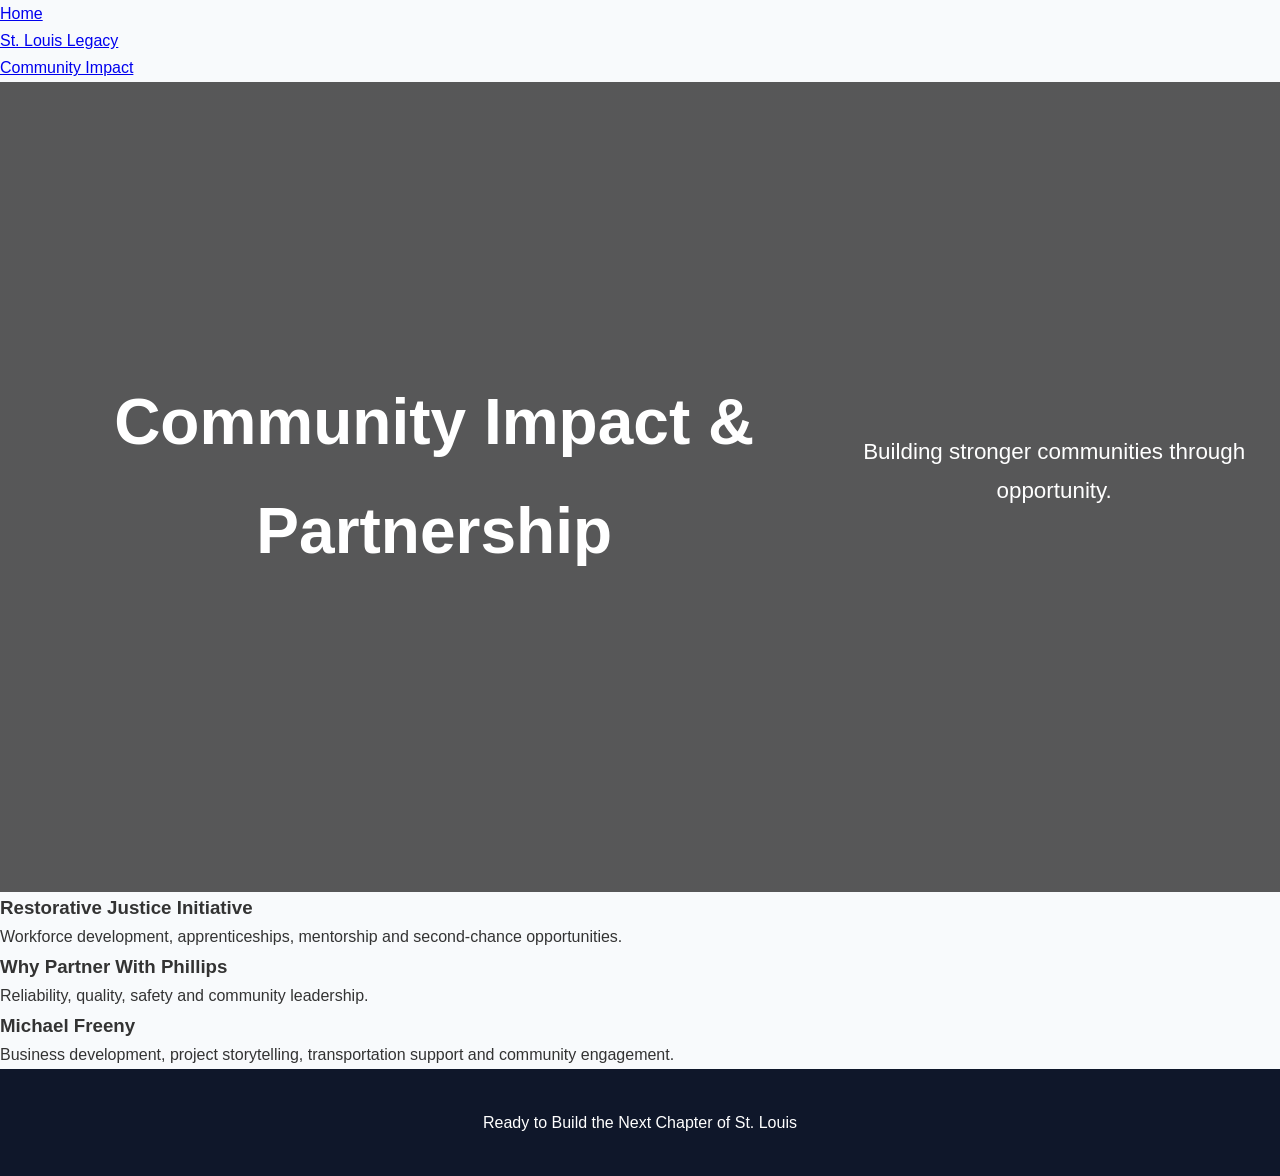
<file: community.html>
<!DOCTYPE html>
<html lang="en">
<head>
<meta charset="UTF-8">
<meta name="viewport" content="width=device-width, initial-scale=1.0">
<title>Community Impact | Phillips Concrete Services</title>
<link rel="stylesheet" href="style.css">
</head>

<body>

<nav>
<ul>
<li><a href="index.html">Home</a></li>
<li><a href="legacy.html">St. Louis Legacy</a></li>
<li><a href="community.html">Community Impact</a></li>
</ul>
</nav>

<header class="hero">
<h1>Community Impact & Partnership</h1>
<p>Building stronger communities through opportunity.</p>
</header>

<section class="container">

<div class="grid">

<div class="card">
<h3>Restorative Justice Initiative</h3>
<p>Workforce development, apprenticeships, mentorship and second-chance opportunities.</p>
</div>

<div class="card">
<h3>Why Partner With Phillips</h3>
<p>Reliability, quality, safety and community leadership.</p>
</div>

<div class="card">
<h3>Michael Freeny</h3>
<p>Business development, project storytelling, transportation support and community engagement.</p>
</div>

</div>

</section>

<footer>
<p>Ready to Build the Next Chapter of St. Louis</p>
</footer>

</body>
</html>
</file>
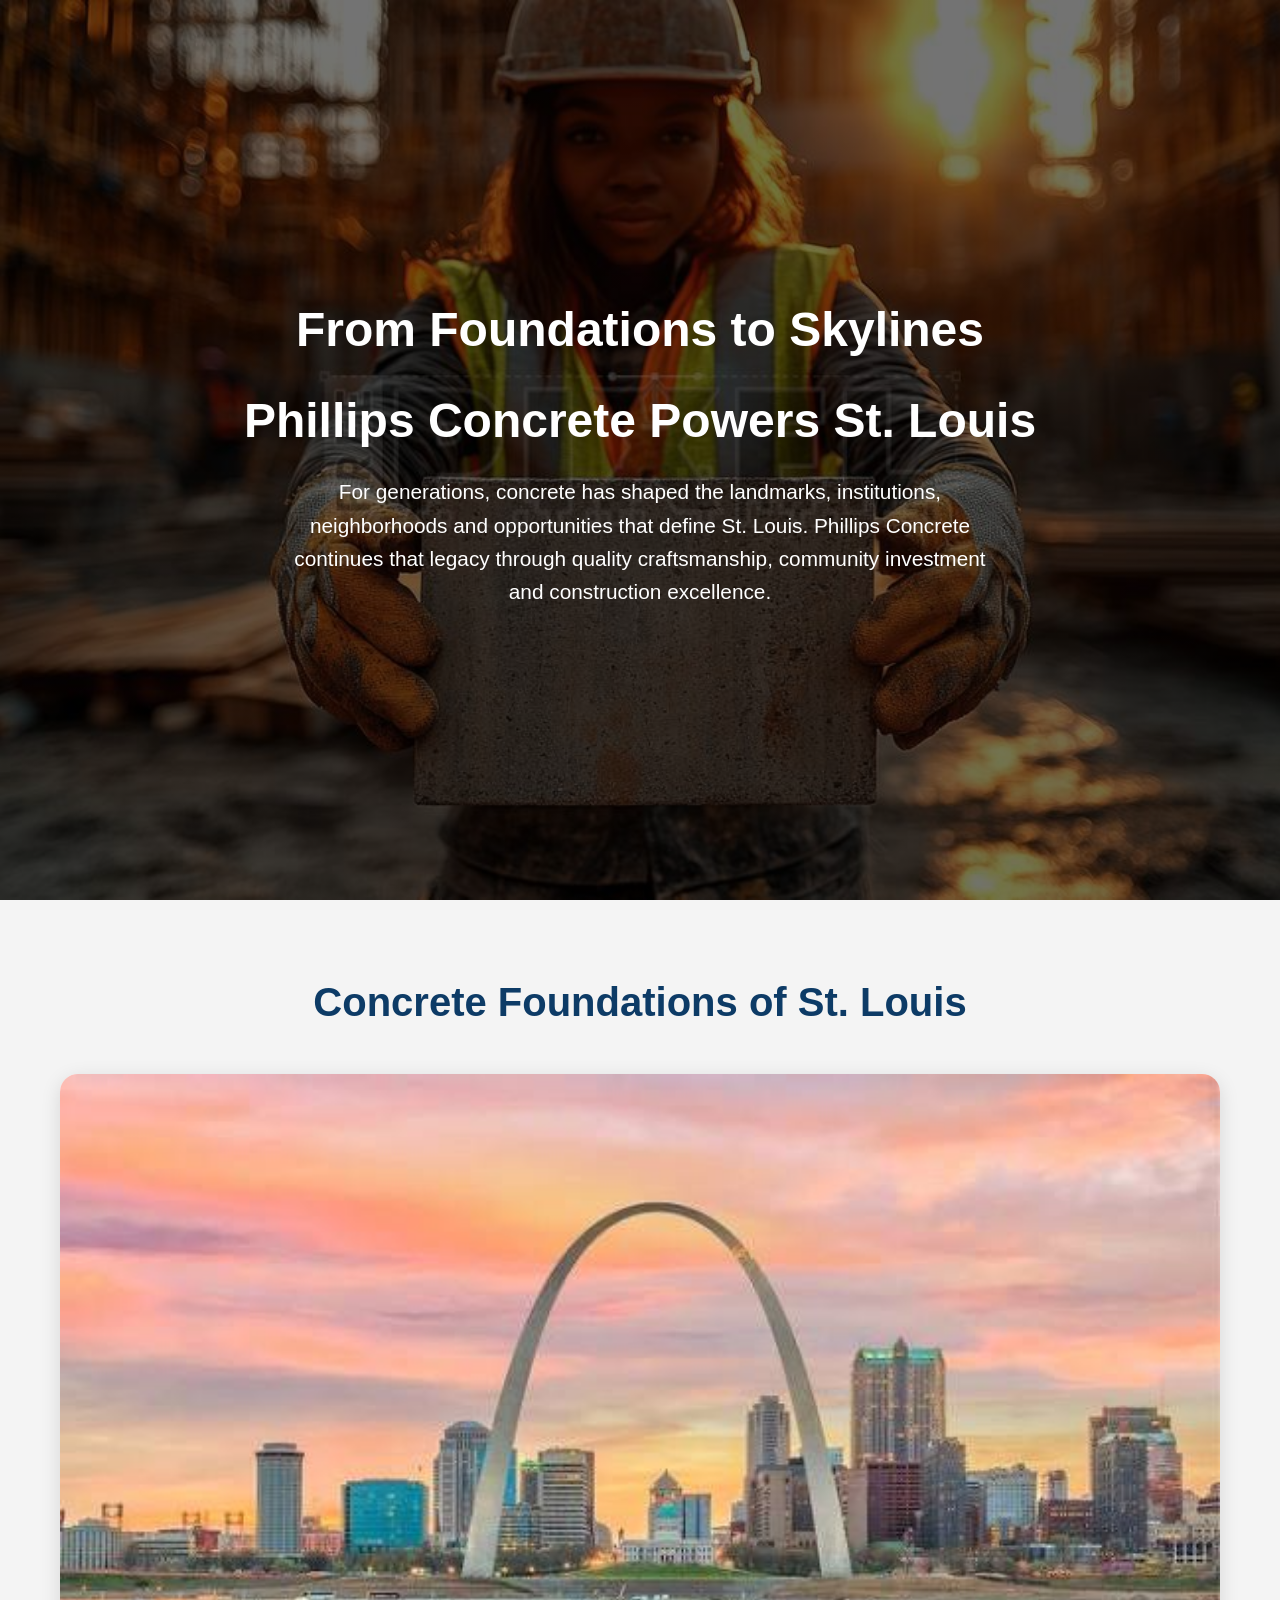
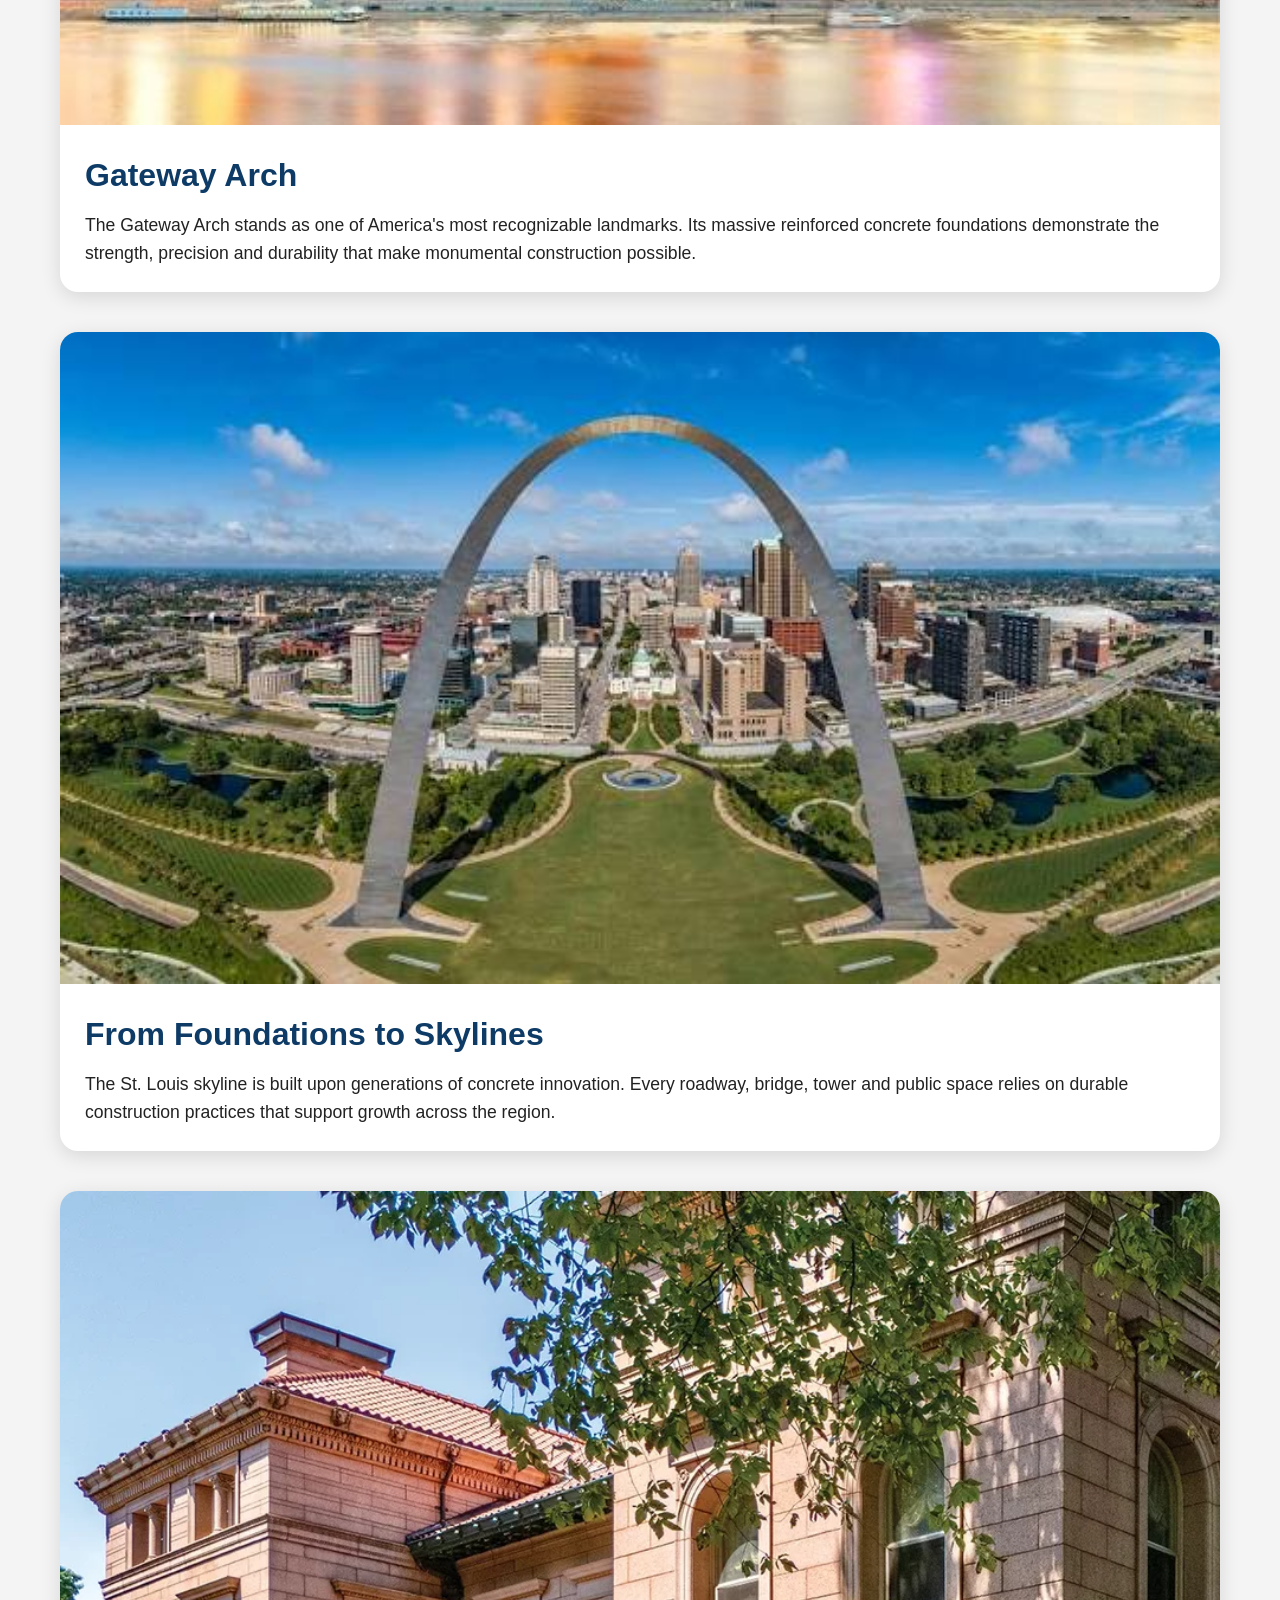
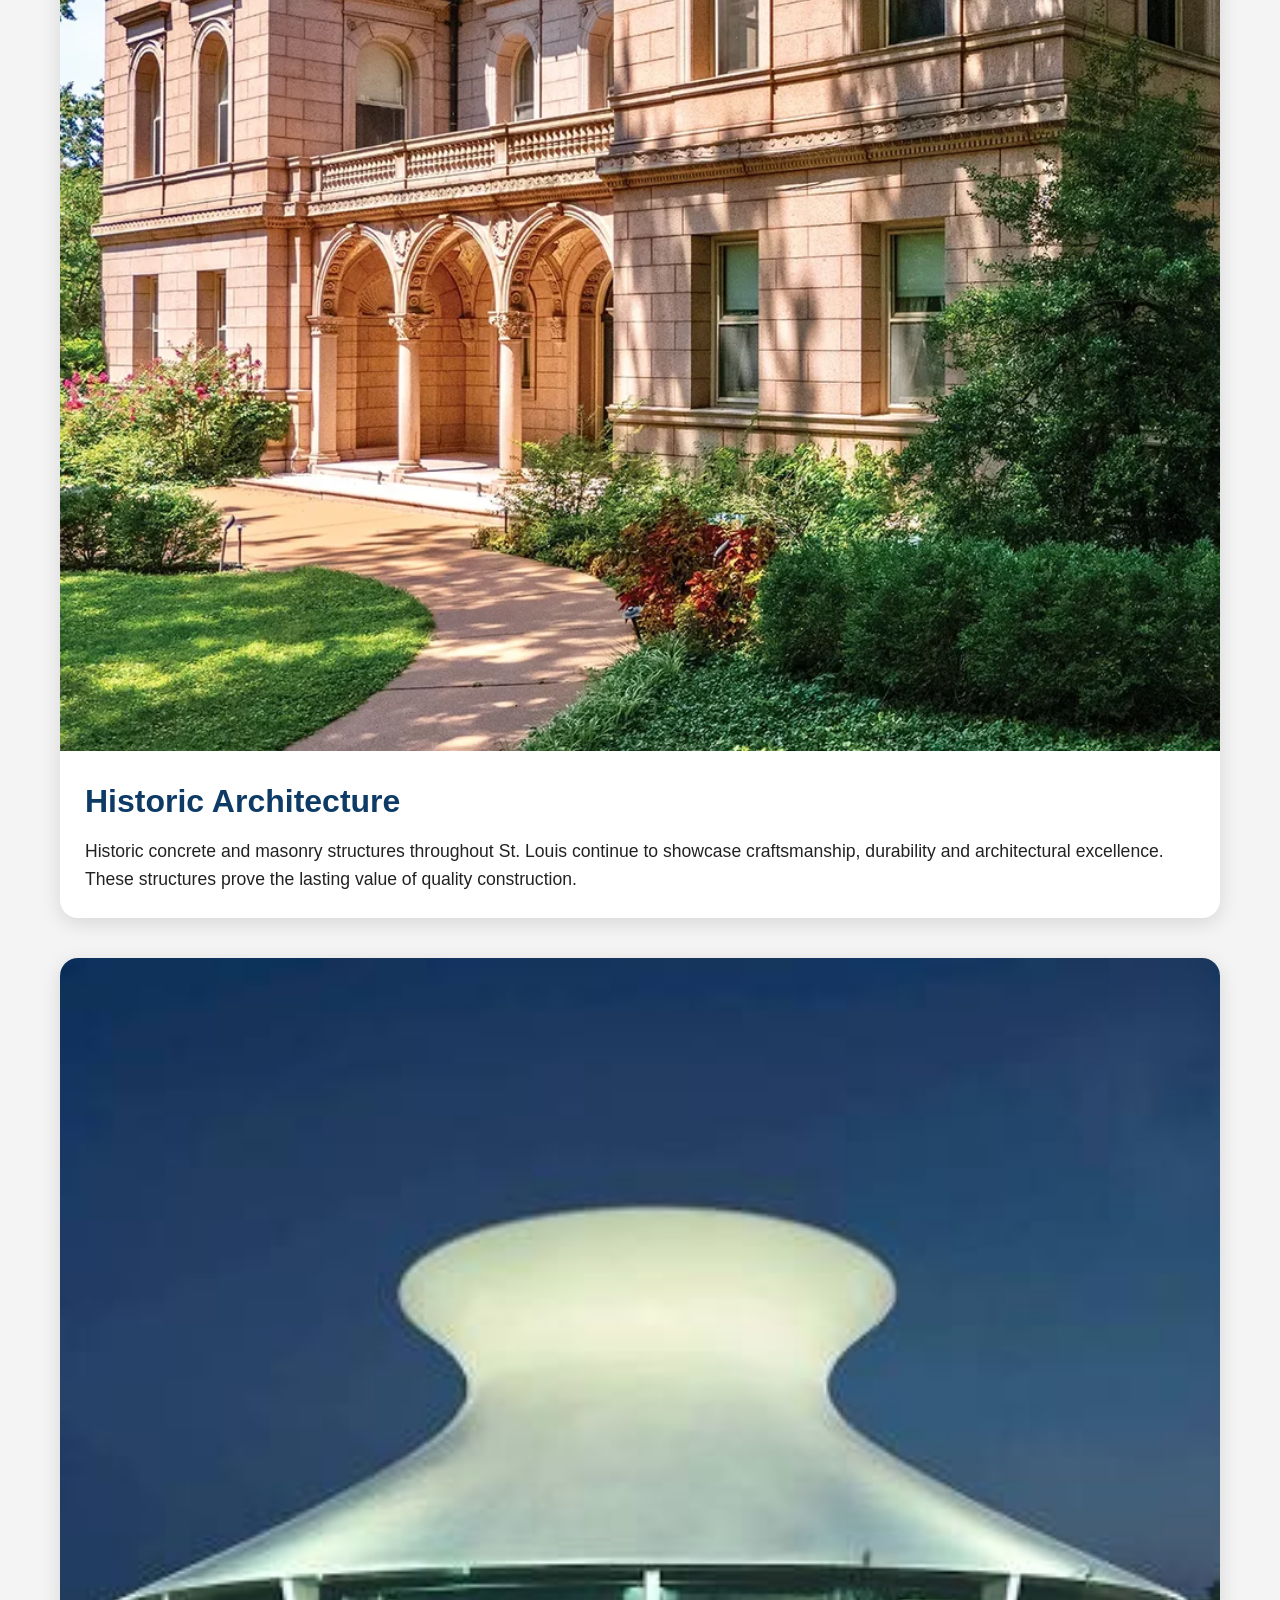
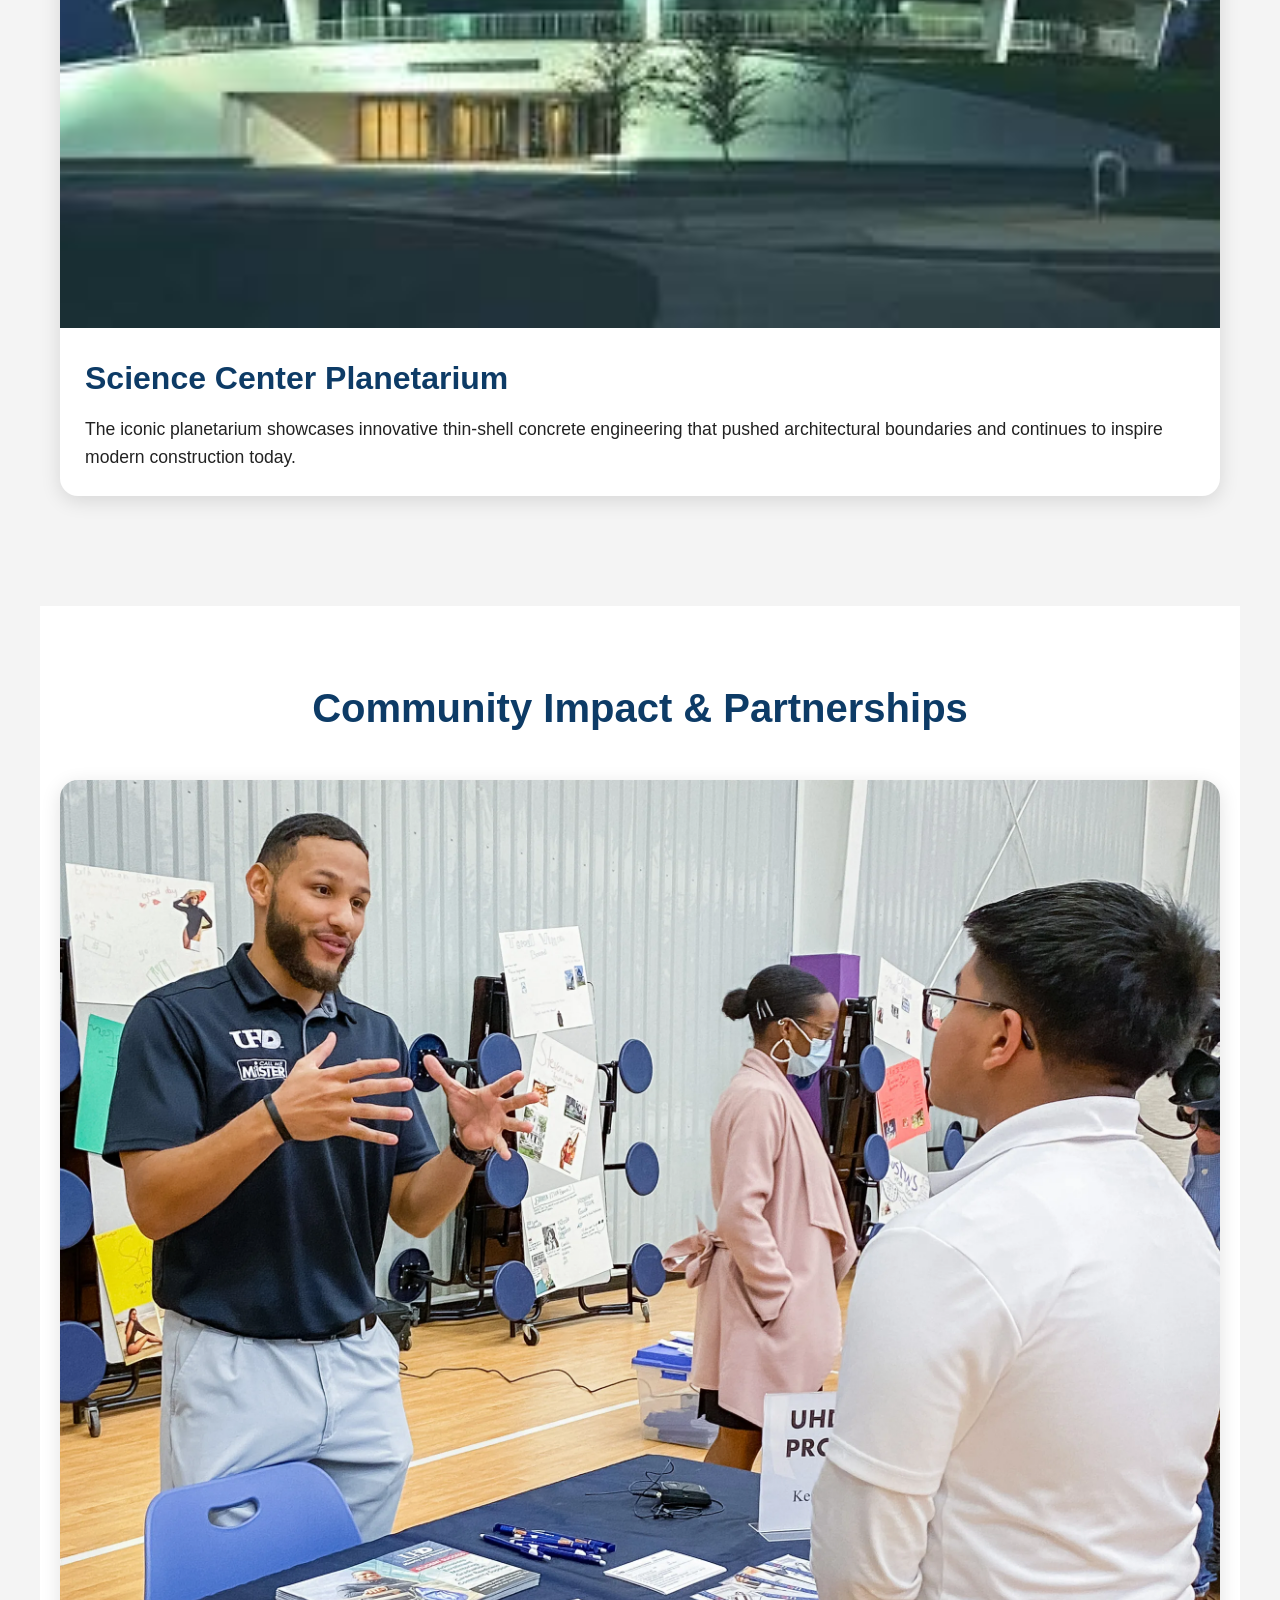
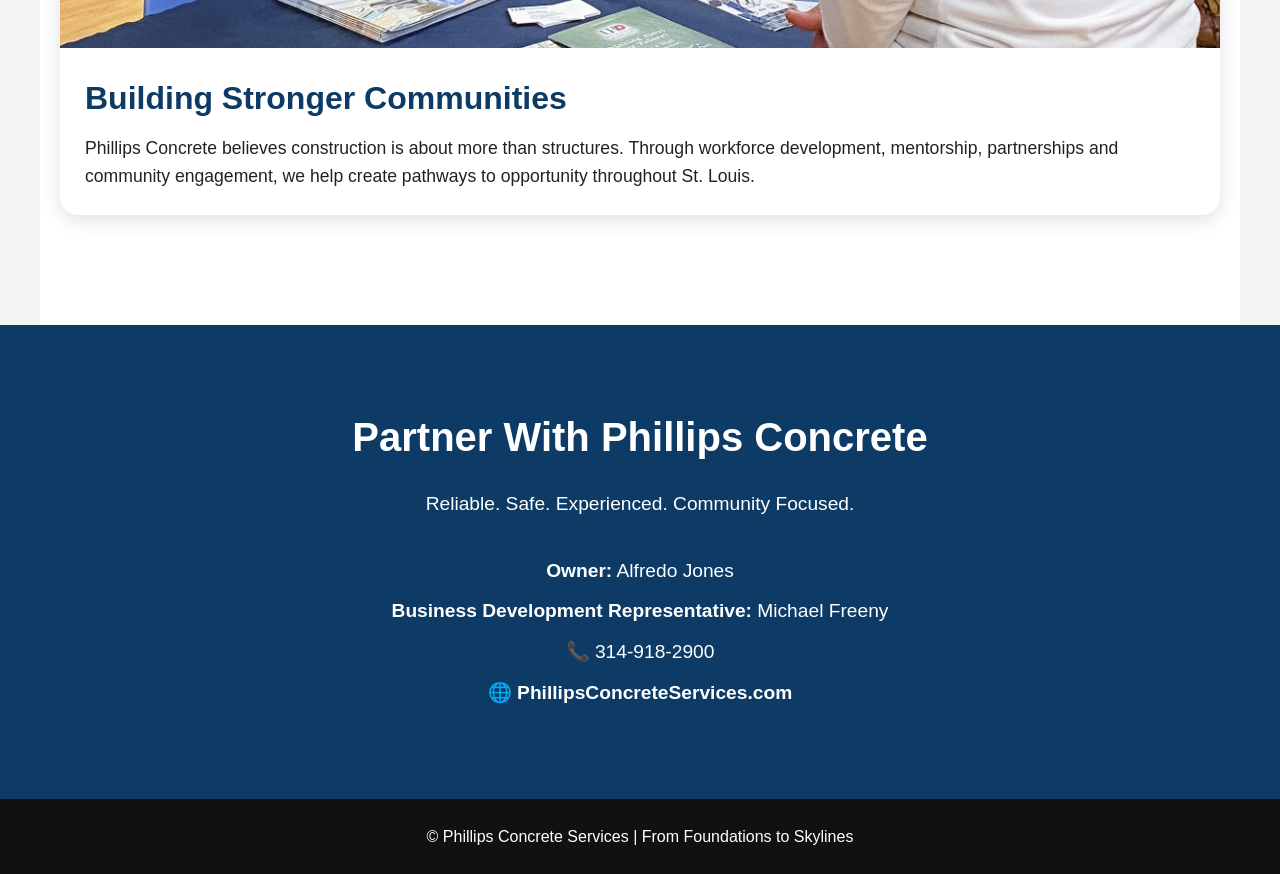
<file: legacy.html>
<!DOCTYPE html>
<html lang="en">
<head>
<meta charset="UTF-8">
<meta name="viewport" content="width=device-width, initial-scale=1.0">

<title>Phillips Concrete Legacy</title>

<style>
*{
margin:0;
padding:0;
box-sizing:border-box;
font-family:Arial, Helvetica, sans-serif;
}

body{
background:#f4f4f4;
color:#222;
line-height:1.6;
}

.hero{
height:100vh;
background:
linear-gradient(rgba(0,0,0,.55),rgba(0,0,0,.55)),
url('hero.JPG');
background-size:cover;
background-position:center;
display:flex;
align-items:center;
justify-content:center;
text-align:center;
padding:20px;
color:white;
}

.hero-content h1{
font-size:3rem;
margin-bottom:15px;
}

.hero-content p{
font-size:1.3rem;
max-width:700px;
margin:auto;
}

.section{
padding:70px 20px;
max-width:1200px;
margin:auto;
}

.section-title{
text-align:center;
font-size:2.5rem;
margin-bottom:40px;
color:#0d3b66;
}

.card{
background:white;
border-radius:18px;
overflow:hidden;
box-shadow:0 5px 20px rgba(0,0,0,.12);
margin-bottom:40px;
}

.card img{
width:100%;
display:block;
}

.card-content{
padding:25px;
}

.card-content h3{
font-size:2rem;
margin-bottom:10px;
color:#0d3b66;
}

.card-content p{
font-size:1.1rem;
}

.contact-section{
background:#0d3b66;
color:white;
padding:80px 20px;
text-align:center;
}

.contact-section h2{
font-size:2.5rem;
margin-bottom:20px;
}

.contact-section p{
font-size:1.2rem;
margin-bottom:10px;
}

.contact-section a{
color:#fff;
font-weight:bold;
text-decoration:none;
}

.community{
background:#ffffff;
}

.footer{
background:#111;
color:white;
text-align:center;
padding:25px;
}

@media(max-width:768px){

.hero-content h1{
font-size:2.1rem;
}

.hero-content p{
font-size:1rem;
}

.section-title{
font-size:2rem;
}

.card-content h3{
font-size:1.5rem;
}

}
</style>
</head>

<body>

<header class="hero">
<div class="hero-content">
<h1>From Foundations to Skylines</h1>
<h1>Phillips Concrete Powers St. Louis</h1>
<p>
For generations, concrete has shaped the landmarks,
institutions, neighborhoods and opportunities that define St. Louis.
Phillips Concrete continues that legacy through quality craftsmanship,
community investment and construction excellence.
</p>
</div>
</header>

<section class="section">

<h2 class="section-title">Concrete Foundations of St. Louis</h2>

<div class="card">
<img src="arch.JPG" alt="Gateway Arch">
<div class="card-content">
<h3>Gateway Arch</h3>
<p>
The Gateway Arch stands as one of America's most recognizable landmarks.
Its massive reinforced concrete foundations demonstrate the strength,
precision and durability that make monumental construction possible.
</p>
</div>
</div>

<div class="card">
<img src="skyline.JPG" alt="St Louis Skyline">
<div class="card-content">
<h3>From Foundations to Skylines</h3>
<p>
The St. Louis skyline is built upon generations of concrete innovation.
Every roadway, bridge, tower and public space relies on durable
construction practices that support growth across the region.
</p>
</div>
</div>

<div class="card">
<img src="mansion.WEBP" alt="Historic Architecture">
<div class="card-content">
<h3>Historic Architecture</h3>
<p>
Historic concrete and masonry structures throughout St. Louis continue
to showcase craftsmanship, durability and architectural excellence.
These structures prove the lasting value of quality construction.
</p>
</div>
</div>

<div class="card">
<img src="planetarium.JPG" alt="Science Center Planetarium">
<div class="card-content">
<h3>Science Center Planetarium</h3>
<p>
The iconic planetarium showcases innovative thin-shell concrete
engineering that pushed architectural boundaries and continues to
inspire modern construction today.
</p>
</div>
</div>

</section>

<section class="section community">

<h2 class="section-title">Community Impact & Partnerships</h2>

<div class="card">
<img src="community.WEBP" alt="Community Outreach">
<div class="card-content">
<h3>Building Stronger Communities</h3>
<p>
Phillips Concrete believes construction is about more than structures.
Through workforce development, mentorship, partnerships and community
engagement, we help create pathways to opportunity throughout St. Louis.
</p>
</div>
</div>

</section>

<section class="contact-section">

<h2>Partner With Phillips Concrete</h2>

<p>
Reliable. Safe. Experienced. Community Focused.
</p>

<br>

<p><strong>Owner:</strong> Alfredo Jones</p>

<p>
<strong>Business Development Representative:</strong>
Michael Freeny
</p>

<p>
📞 314-918-2900
</p>

<p>
🌐
<a href="https://phillipsconcreteservices.com" target="_blank">
PhillipsConcreteServices.com
</a>
</p>

</section>

<footer class="footer">
© Phillips Concrete Services | From Foundations to Skylines
</footer>

</body>
</html>
</file>
<file: style.css>
:root{
--navy:#0F172A;
--steel:#334155;
--red:#C1121F;
--gold:#D4A017;
--light:#F8FAFC;
}

*{
margin:0;
padding:0;
box-sizing:border-box;
}

body{
font-family:Segoe UI,sans-serif;
background:var(--light);
color:#333;
line-height:1.7;
}

.navbar{
display:flex;
justify-content:space-between;
align-items:center;
padding:20px 40px;
background:var(--navy);
position:sticky;
top:0;
z-index:100;
}

.navbar ul{
display:flex;
list-style:none;
gap:25px;
}

.navbar a{
color:white;
text-decoration:none;
}

.brand{
font-size:1.2rem;
font-weight:bold;
color:white;
}

.hero{
height:90vh;
background:
linear-gradient(rgba(0,0,0,.65),rgba(0,0,0,.65)),
url("https://images.unsplash.com/photo-1504307651254-35680f356dfd");
background-size:cover;
background-position:center;
display:flex;
justify-content:center;
align-items:center;
text-align:center;
color:white;
padding:20px;
}

.hero h1{
font-size:4rem;
margin-bottom:20px;
}

.hero p{
font-size:1.4rem;
margin-bottom:30px;
}

.btn-primary,
.btn-secondary{
padding:14px 24px;
border-radius:8px;
text-decoration:none;
margin:10px;
display:inline-block;
}

.btn-primary{
background:var(--red);
color:white;
}

.btn-secondary{
background:white;
color:black;
}

.stats{
display:grid;
grid-template-columns:repeat(auto-fit,minmax(200px,1fr));
gap:20px;
padding:70px 10%;
}

.stat-card{
background:white;
padding:30px;
border-radius:15px;
text-align:center;
box-shadow:0 10px 25px rgba(0,0,0,.1);
}

.services{
padding:80px 10%;
}

.services h2{
text-align:center;
margin-bottom:50px;
}

.service-grid{
display:grid;
grid-template-columns:repeat(auto-fit,minmax(300px,1fr));
gap:25px;
}

.service-card{
background:white;
padding:35px;
border-radius:15px;
box-shadow:0 10px 25px rgba(0,0,0,.08);
}

.mission{
padding:80px 10%;
background:#eef2f7;
}

.features{
display:grid;
grid-template-columns:repeat(auto-fit,minmax(250px,1fr));
gap:20px;
margin-top:40px;
}

.features div{
background:white;
padding:20px;
border-radius:12px;
font-weight:600;
}

footer{
background:var(--navy);
color:white;
text-align:center;
padding:40px;
}

@media(max-width:768px){

.navbar{
flex-direction:column;
gap:15px;
}

.hero h1{
font-size:2.5rem;
}

}
</file>
